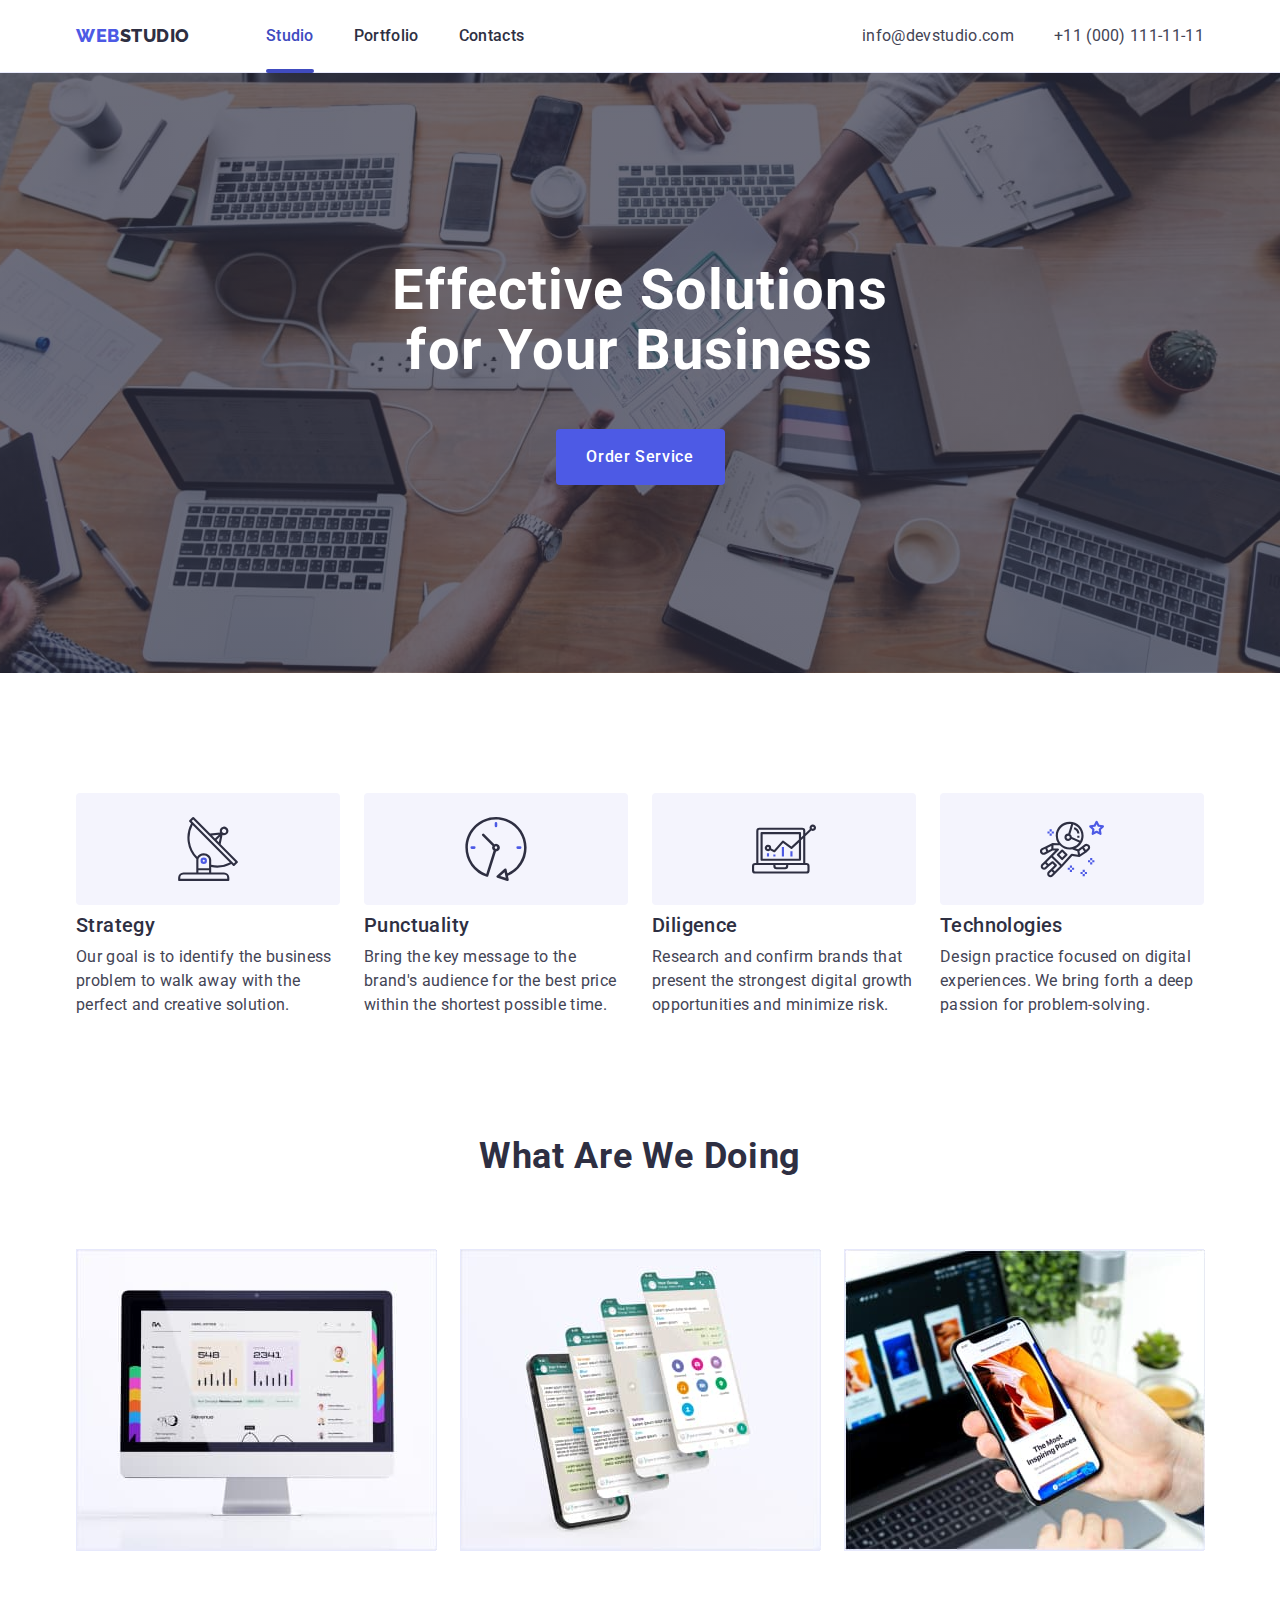
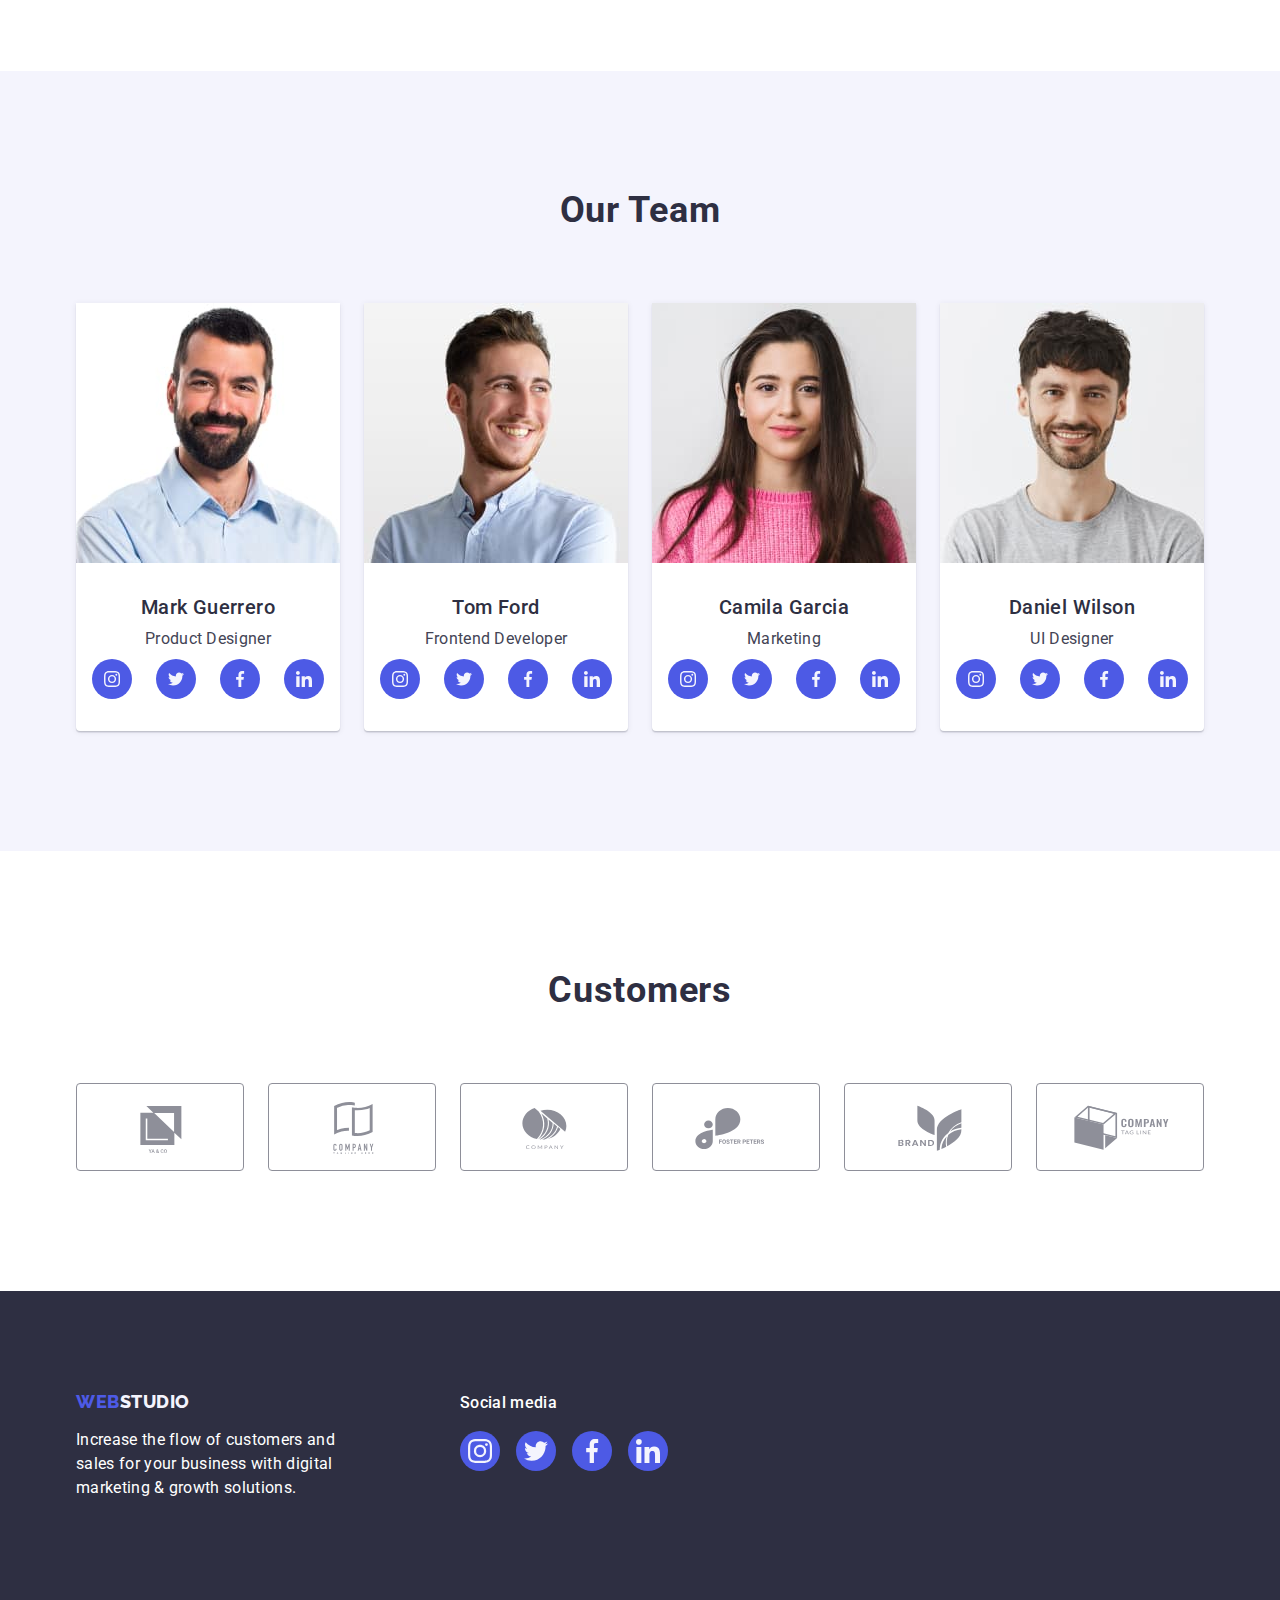
<file: index.html>
<!DOCTYPE html>
<html lang="en">
  <head>
    <meta charset="UTF-8" />
    <meta http-equiv="X-UA-Compatible" content="IE=edge" />
    <meta name="viewport" content="width=device-width, initial-scale=1.0" />
    <title>WebStudio</title>
    <link
      rel="stylesheet"
      href="https://cdnjs.cloudflare.com/ajax/libs/modern-normalize/2.0.0/modern-normalize.min.css"
    />
    <link rel="stylesheet" href="./css/styles.css" />
    <link rel="preconnect" href="https://fonts.googleapis.com" />
    <link rel="preconnect" href="https://fonts.gstatic.com" crossorigin />
    <link
      href="https://fonts.googleapis.com/css2?family=Raleway:wght@800&family=Roboto:wght@400;500;700&display=swap"
      rel="stylesheet"
    />
  </head>
  <body>
    <header class="header">
      <div class="container">
        <nav class="nav">
          <a href="./index.html" class="logo link header-logo"
            >Web<span class="logo-black">Studio</span></a
          >
          <ul class="header-menu list">
            <li class="header-menu__item">
              <a href="./index.html" class="header-menu__link current link"
                >Studio</a
              >
            </li>
            <li class="header-menu__item">
              <a href="./portfolio.html" class="header-menu__link link"
                >Portfolio</a
              >
            </li>
            <li class="header-menu__item">
              <a href="" class="header-menu__link link">Contacts</a>
            </li>
          </ul>
        </nav>
        <address class="header-address">
          <ul class="header-contact list">
            <li class="header-contact__item">
              <a
                href="mailto:info@devstudio.com"
                class="header-contact__link link"
                >info@devstudio.com</a
              >
            </li>
            <li class="header-contact__item">
              <a href="tel:+110001111111" class="header-contact__link link"
                >+11 (000) 111-11-11</a
              >
            </li>
          </ul>
        </address>
      </div>
    </header>
    <main>
      <section class="section hero">
        <div class="container">
          <h1 class="hero-title">Effective Solutions for Your Business</h1>
          <button
            type="button"
            class="button hero-button open-modal"
            data-modal-open
          >
            Order Service
          </button>
        </div>
      </section>
      <section class="section benefits">
        <div class="container">
          <h2 hidden class="benefits-title visually-hidden">benefits</h2>
          <ul class="benefits-list list">
            <li class="benefits-list-item">
              <div class="benefits-item-image">
                <svg class="benefits-icon" width="64" height="64">
                  <use href="./images/icons.svg#icon-antenna"></use>
                </svg>
              </div>
              <h3 class="benefits-list-item-title list-title">Strategy</h3>
              <p class="benefits-list-item-text list-text">
                Our goal is to identify the business problem to walk away with
                the perfect and creative solution.
              </p>
            </li>
            <li class="benefits-list-item">
              <div class="benefits-item-image">
                <svg class="benefits-icon" width="64" height="64">
                  <use href="./images/icons.svg#icon-clock"></use>
                </svg>
              </div>
              <h3 class="benefits-list-item-title list-title">Punctuality</h3>
              <p class="benefits-list-item-text list-text">
                Bring the key message to the brand's audience for the best price
                within the shortest possible time.
              </p>
            </li>
            <li class="benefits-list-item">
              <div class="benefits-item-image">
                <svg class="benefits-icon" width="64" height="64">
                  <use href="./images/icons.svg#icon-diagram"></use>
                </svg>
              </div>
              <h3 class="benefits-list-item-title list-title">Diligence</h3>
              <p class="benefits-list-item-text list-text">
                Research and confirm brands that present the strongest digital
                growth opportunities and minimize risk.
              </p>
            </li>
            <li class="benefits-list-item">
              <div class="benefits-item-image">
                <svg class="benefits-icon" width="64" height="64">
                  <use href="./images/icons.svg#icon-astronaut"></use>
                </svg>
              </div>
              <h3 class="benefits-list-item-title list-title">Technologies</h3>
              <p class="benefits-list-item-text list-text">
                Design practice focused on digital experiences. We bring forth a
                deep passion for problem-solving.
              </p>
            </li>
          </ul>
        </div>
      </section>
      <section class="section services">
        <div class="container">
          <h2 class="services-title section-title">What are we doing</h2>
          <ul class="services-list list">
            <li class="services-list__item">
              <img
                src="./images/img-1.jpg"
                alt="in this image you can see monitor with opened web-site"
                width="360"
              />
            </li>
            <li class="services-list__item">
              <img
                src="./images/img-2.jpg"
                alt="in this image you can see mobile app"
                width="360"
              />
            </li>
            <li class="services-list__item">
              <img
                src="./images/img-3.jpg"
                alt="in this image you can see responsive web-site"
                width="360"
              />
            </li>
          </ul>
        </div>
      </section>
      <section class="section team">
        <div class="container">
          <h2 class="team-title section-title">Our Team</h2>
          <ul class="team-list list">
            <li class="team-list__item">
              <img
                src="./images/img-markguerrero.jpg"
                alt="in this image you can see our Product Designer Mark Guerrero"
                width="264"
              />
              <div class="team-list__item-inner">
                <h3 class="list-title team-list__item-title">Mark Guerrero</h3>
                <p class="team-list__item-work list-text">Product Designer</p>
                <ul class="team-list__icons list">
                  <li class="team-list__icons-item">
                    <a
                      href="#"
                      class="team-list__icon-wrapper"
                      rel="noopener noreferrer"
                    >
                      <svg class="team-list__icon" width="16" height="16">
                        <use href="./images/icons.svg#icon-instagram"></use>
                      </svg>
                    </a>
                  </li>
                  <li class="team-list__icons-item">
                    <a
                      href="#"
                      class="team-list__icon-wrapper"
                      rel="noopener noreferrer"
                    >
                      <svg class="team-list__icon" width="16" height="16">
                        <use href="./images/icons.svg#icon-twitter"></use>
                      </svg>
                    </a>
                  </li>
                  <li class="team-list__icons-item">
                    <a
                      href="#"
                      class="team-list__icon-wrapper"
                      rel="noopener noreferrer"
                    >
                      <svg class="team-list__icon" width="16" height="16">
                        <use href="./images/icons.svg#icon-facebook"></use>
                      </svg>
                    </a>
                  </li>
                  <li class="team-list__icons-item">
                    <a
                      href="#"
                      class="team-list__icon-wrapper"
                      rel="noopener noreferrer"
                    >
                      <svg class="team-list__icon" width="16" height="16">
                        <use href="./images/icons.svg#icon-linkedin"></use>
                      </svg>
                    </a>
                  </li>
                </ul>
              </div>
            </li>
            <li class="team-list__item">
              <img
                src="./images/img-tomford.jpg"
                alt="in this image you can see our Frontend Developer Tom Ford"
                width="264"
              />
              <div class="team-list__item-inner">
                <h3 class="list-title team-list__item-title">Tom Ford</h3>
                <p class="team-list__item-work list-text">Frontend Developer</p>
                <ul class="team-list__icons list">
                  <li class="team-list__icons-item">
                    <a
                      href="#"
                      class="team-list__icon-wrapper"
                      rel="noopener noreferrer"
                    >
                      <svg class="team-list__icon" width="16" height="16">
                        <use href="./images/icons.svg#icon-instagram"></use>
                      </svg>
                    </a>
                  </li>
                  <li class="team-list__icons-item">
                    <a
                      href="#"
                      class="team-list__icon-wrapper"
                      rel="noopener noreferrer"
                    >
                      <svg class="team-list__icon" width="16" height="16">
                        <use href="./images/icons.svg#icon-twitter"></use>
                      </svg>
                    </a>
                  </li>
                  <li class="team-list__icons-item">
                    <a
                      href="#"
                      class="team-list__icon-wrapper"
                      rel="noopener noreferrer"
                    >
                      <svg class="team-list__icon" width="16" height="16">
                        <use href="./images/icons.svg#icon-facebook"></use>
                      </svg>
                    </a>
                  </li>
                  <li class="team-list__icons-item">
                    <a
                      href="#"
                      class="team-list__icon-wrapper"
                      rel="noopener noreferrer"
                    >
                      <svg class="team-list__icon" width="16" height="16">
                        <use href="./images/icons.svg#icon-linkedin"></use>
                      </svg>
                    </a>
                  </li>
                </ul>
              </div>
            </li>
            <li class="team-list__item">
              <img
                src="./images/img-camilagarcia.jpg"
                alt="in this image you can see our Camila Garcia, she is work at Marketing staff"
                width="264"
              />
              <div class="team-list__item-inner">
                <h3 class="list-title team-list__item-title">Camila Garcia</h3>
                <p class="team-list__item-work list-text">Marketing</p>
                <ul class="team-list__icons list">
                  <li class="team-list__icons-item">
                    <a
                      href="#"
                      class="team-list__icon-wrapper"
                      rel="noopener noreferrer"
                    >
                      <svg class="team-list__icon" width="16" height="16">
                        <use href="./images/icons.svg#icon-instagram"></use>
                      </svg>
                    </a>
                  </li>
                  <li class="team-list__icons-item">
                    <a
                      href="#"
                      class="team-list__icon-wrapper"
                      rel="noopener noreferrer"
                    >
                      <svg class="team-list__icon" width="16" height="16">
                        <use href="./images/icons.svg#icon-twitter"></use>
                      </svg>
                    </a>
                  </li>
                  <li class="team-list__icons-item">
                    <a
                      href="#"
                      class="team-list__icon-wrapper"
                      rel="noopener noreferrer"
                    >
                      <svg class="team-list__icon" width="16" height="16">
                        <use href="./images/icons.svg#icon-facebook"></use>
                      </svg>
                    </a>
                  </li>
                  <li class="team-list__icons-item">
                    <a
                      href="#"
                      class="team-list__icon-wrapper"
                      rel="noopener noreferrer"
                    >
                      <svg class="team-list__icon" width="16" height="16">
                        <use href="./images/icons.svg#icon-linkedin"></use>
                      </svg>
                    </a>
                  </li>
                </ul>
              </div>
            </li>
            <li class="team-list__item">
              <img
                src="./images/img-danielwilson.jpg"
                alt="in this image you can see our UI Designer Daniel Wilson"
                width="264"
              />
              <div class="team-list__item-inner">
                <h3 class="list-title team-list__item-title">Daniel Wilson</h3>
                <p class="team-list__item-work list-text">UI Designer</p>
                <ul class="team-list__icons list">
                  <li class="team-list__icons-item">
                    <a
                      href="#"
                      class="team-list__icon-wrapper"
                      rel="noopener noreferrer"
                    >
                      <svg class="team-list__icon" width="16" height="16">
                        <use href="./images/icons.svg#icon-instagram"></use>
                      </svg>
                    </a>
                  </li>
                  <li class="team-list__icons-item">
                    <a
                      href="#"
                      class="team-list__icon-wrapper"
                      rel="noopener noreferrer"
                    >
                      <svg class="team-list__icon" width="16" height="16">
                        <use href="./images/icons.svg#icon-twitter"></use>
                      </svg>
                    </a>
                  </li>
                  <li class="team-list__icons-item">
                    <a
                      href="#"
                      class="team-list__icon-wrapper"
                      rel="noopener noreferrer"
                    >
                      <svg class="team-list__icon" width="16" height="16">
                        <use href="./images/icons.svg#icon-facebook"></use>
                      </svg>
                    </a>
                  </li>
                  <li class="team-list__icons-item">
                    <a
                      href="#"
                      class="team-list__icon-wrapper"
                      rel="noopener noreferrer"
                    >
                      <svg class="team-list__icon" width="16" height="16">
                        <use href="./images/icons.svg#icon-linkedin"></use>
                      </svg>
                    </a>
                  </li>
                </ul>
              </div>
            </li>
          </ul>
        </div>
      </section>
      <section class="section customers">
        <div class="container">
          <h2 class="customers-title section-title">Customers</h2>
          <ul class="customers-list list">
            <li class="customers-list__item-wrapper">
              <a
                href="#"
                class="customers-list__item"
                rel="noopener noreferrer"
              >
                <svg class="customers-list__icon" width="104" height="56">
                  <use href="./images/icons.svg#icon-Logo"></use>
                </svg>
              </a>
            </li>
            <li class="customers-list__item-wrapper">
              <a
                href="#"
                class="customers-list__item"
                rel="noopener noreferrer"
              >
                <svg class="customers-list__icon" width="104" height="56">
                  <use href="./images/icons.svg#icon-Logo-2"></use>
                </svg>
              </a>
            </li>
            <li class="customers-list__item-wrapper">
              <a
                href="#"
                class="customers-list__item"
                rel="noopener noreferrer"
              >
                <svg class="customers-list__icon" width="104" height="56">
                  <use href="./images/icons.svg#icon-Logo-3"></use>
                </svg>
              </a>
            </li>
            <li class="customers-list__item-wrapper">
              <a
                href="#"
                class="customers-list__item"
                rel="noopener noreferrer"
              >
                <svg class="customers-list__icon" width="104" height="56">
                  <use href="./images/icons.svg#icon-Logo-4"></use>
                </svg>
              </a>
            </li>
            <li class="customers-list__item-wrapper">
              <a
                href="#"
                class="customers-list__item"
                rel="noopener noreferrer"
              >
                <svg class="customers-list__icon" width="104" height="56">
                  <use href="./images/icons.svg#icon-Logo-5"></use>
                </svg>
              </a>
            </li>
            <li class="customers-list__item-wrapper">
              <a
                href="#"
                class="customers-list__item"
                rel="noopener noreferrer"
              >
                <svg class="customers-list__icon" width="104" height="56">
                  <use href="./images/icons.svg#icon-Logo-6"></use>
                </svg>
              </a>
            </li>
          </ul>
        </div>
      </section>
    </main>
    <footer class="footer">
      <div class="container footer-container">
        <div class="footer-info">
          <a href="./index.html" class="logo link footer-logo"
            >Web<span class="logo-white">Studio</span></a
          >
          <p class="footer-info__text">
            Increase the flow of customers and sales for your business with
            digital marketing & growth solutions.
          </p>
        </div>
        <div class="footer-social">
          <p class="footer-info__text footer-social_title">Social media</p>
          <ul class="team-list__icons footer-social__list list">
            <li class="footer-social__list-item">
              <a
                href="#"
                class="team-list__icon-wrapper"
                rel="noopener noreferrer"
              >
                <svg class="team-list__icon" width="24" height="24">
                  <use href="./images/icons.svg#icon-instagram"></use>
                </svg>
              </a>
            </li>
            <li class="footer-social__list-item">
              <a
                href="#"
                class="team-list__icon-wrapper"
                rel="noopener noreferrer"
              >
                <svg class="team-list__icon" width="24" height="24">
                  <use href="./images/icons.svg#icon-twitter"></use>
                </svg>
              </a>
            </li>
            <li class="footer-social__list-item">
              <a
                href="#"
                class="team-list__icon-wrapper"
                rel="noopener noreferrer"
              >
                <svg class="team-list__icon" width="24" height="24">
                  <use href="./images/icons.svg#icon-facebook"></use>
                </svg>
              </a>
            </li>
            <li class="footer-social__list-item">
              <a
                href="#"
                class="team-list__icon-wrapper"
                rel="noopener noreferrer"
              >
                <svg class="team-list__icon" width="24" height="24">
                  <use href="./images/icons.svg#icon-linkedin"></use>
                </svg>
              </a>
            </li>
          </ul>
        </div>
      </div>
    </footer>
    <div class="backdrop is-hidden" data-modal>
      <div class="modal">
        <button type="button" class="close-button" data-modal-close>
          <svg class="close-icon" width="8" height="8">
            <use href="./images/icons.svg#icon-close-black"></use>
          </svg>
        </button>
      </div>
    </div>
    <script src="./js/modal.js"></script>
  </body>
</html>
</file>
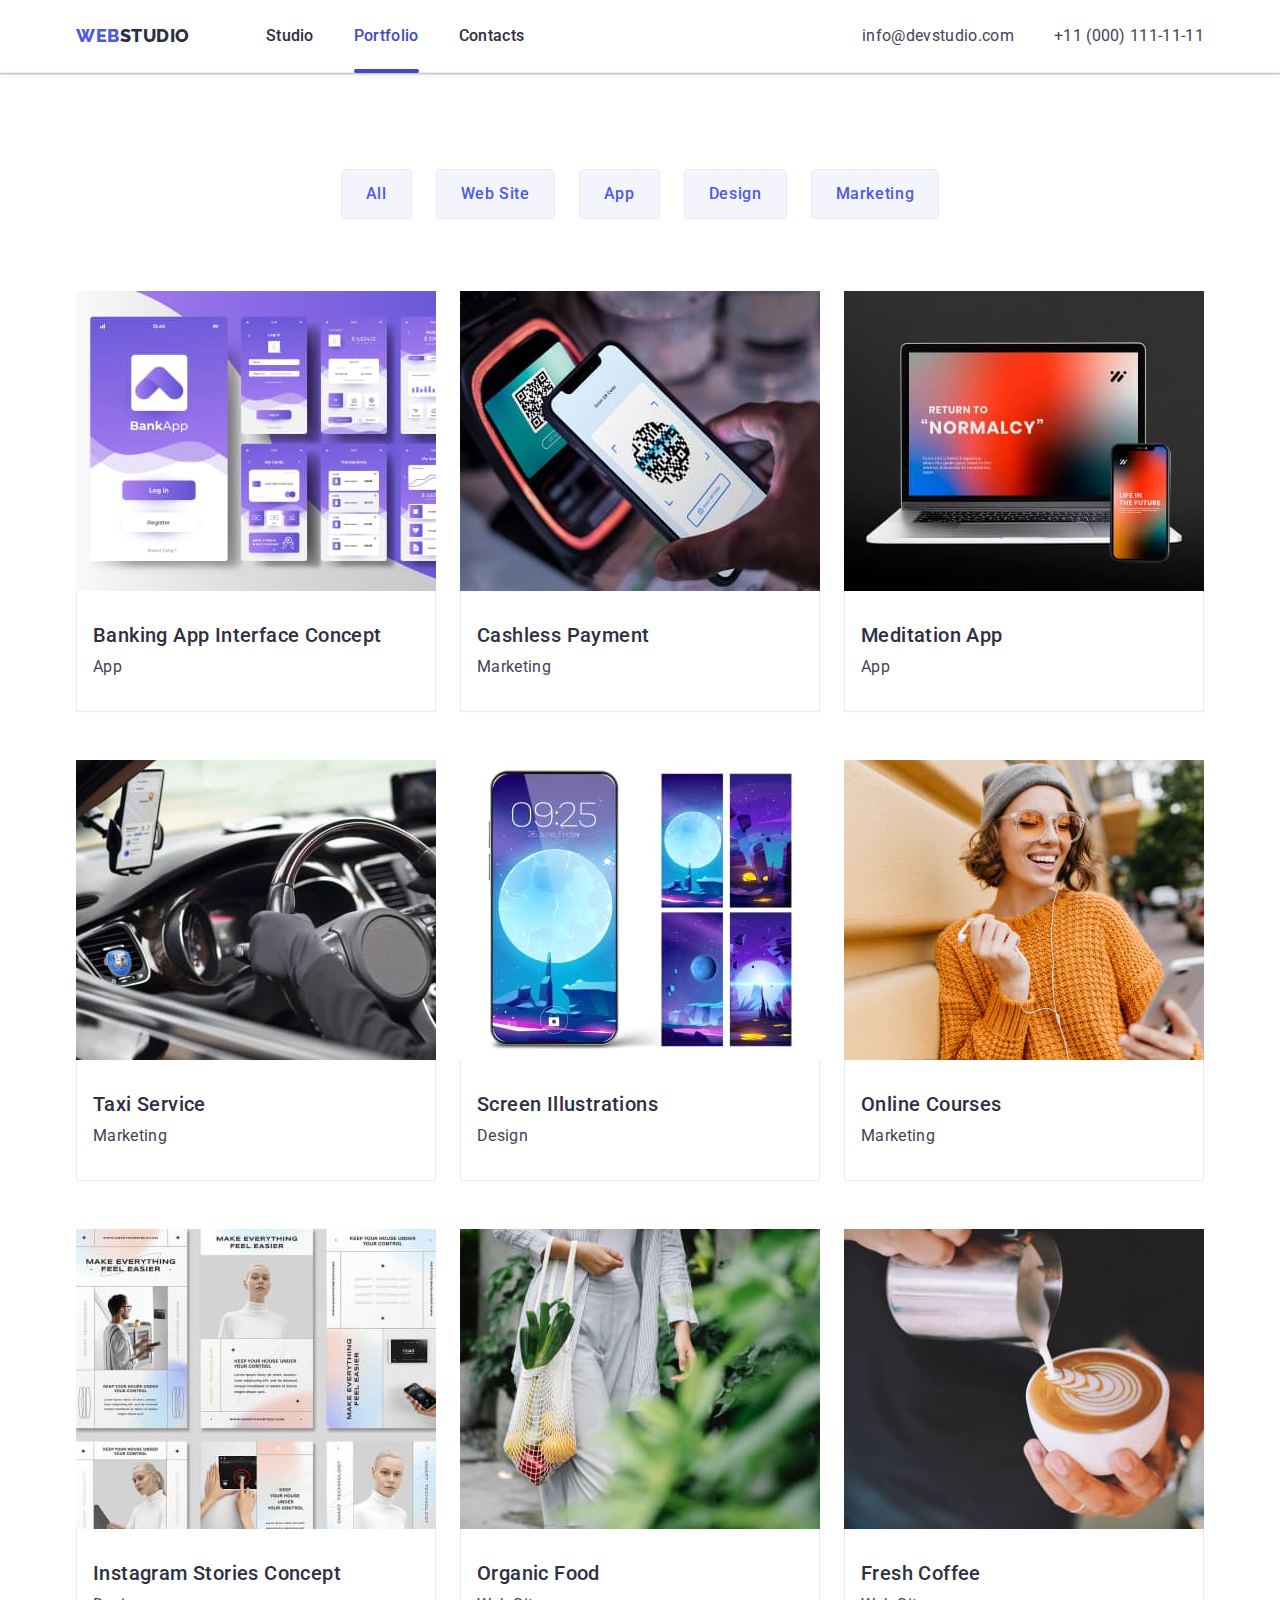
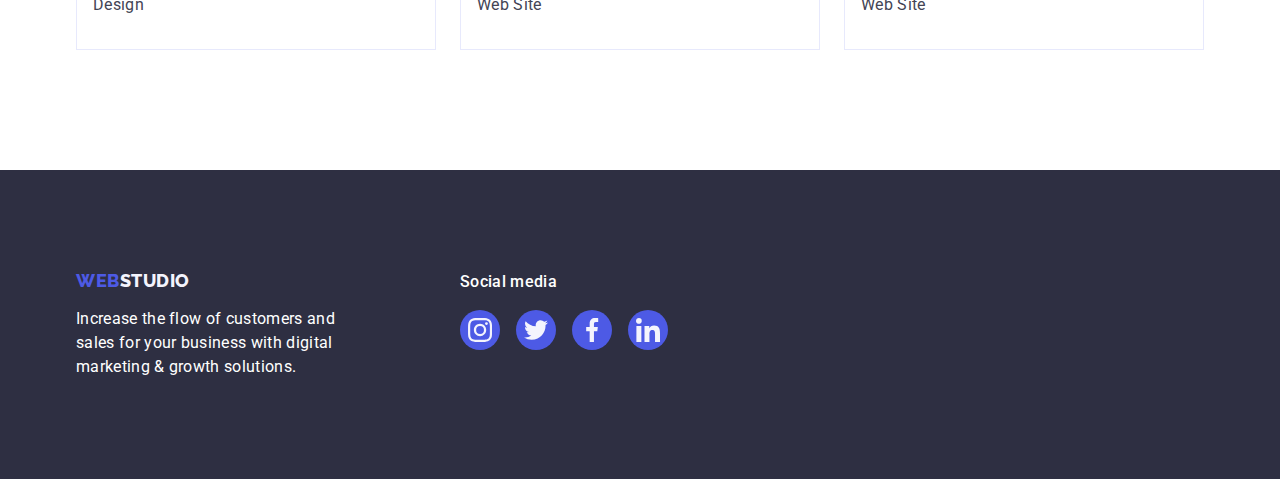
<file: portfolio.html>
<!DOCTYPE html>
<html lang="en">
  <head>
    <meta charset="UTF-8" />
    <meta http-equiv="X-UA-Compatible" content="IE=edge" />
    <meta name="viewport" content="width=device-width, initial-scale=1.0" />
    <title>WebStudio</title>
    <link
      rel="stylesheet"
      href="https://cdnjs.cloudflare.com/ajax/libs/modern-normalize/2.0.0/modern-normalize.min.css"
    />
    <link rel="stylesheet" href="./css/styles.css" />
    <link rel="preconnect" href="https://fonts.googleapis.com" />
    <link rel="preconnect" href="https://fonts.gstatic.com" crossorigin />
    <link
      href="https://fonts.googleapis.com/css2?family=Raleway:wght@800&family=Roboto:wght@400;500;700&display=swap"
      rel="stylesheet"
    />
  </head>
      <header class="header">
      <div class="container">
        <nav class="nav">
          <a href="./index.html" class="logo link header-logo"
            >Web<span class="logo-black">Studio</span></a
          >
          <ul class="header-menu list">
            <li class="header-menu__item">
              <a href="./index.html" class="header-menu__link link">Studio</a>
            </li>
            <li class="header-menu__item">
              <a href="./portfolio.html" class="header-menu__link current link"
                >Portfolio</a
              >
            </li>
            <li class="header-menu__item">
              <a href="" class="header-menu__link link">Contacts</a>
            </li>
          </ul>
        </nav>
        <address class="header-address">
          <ul class="header-contact list">
            <li class="header-contact__item">
              <a
                href="mailto:info@devstudio.com"
                class="header-contact__link link"
                >info@devstudio.com</a
              >
            </li>
            <li class="header-contact__item">
              <a href="tel:+110001111111" class="header-contact__link link"
                >+11 (000) 111-11-11</a
              >
            </li>
          </ul>
        </address>
      </div>
    </header>
    <main>
        <section class="section portfolio">
            <div class="container">
                <h1 class="hidden-title" hidden>Portfolio</h1>
                <ul class="portfolio-nav list">
                    <li>
                        <button type="button" class="button portfolio-nav__button">
                            All
                        </button>
                    </li>
                    <li>
                        <button type="button" class="button portfolio-nav__button">
                            Web Site
                        </button>
                    </li>
                    <li>
                        <button type="button" class="button portfolio-nav__button">
                            App
                        </button>
                    </li>
                    <li>
                        <button type="button" class="button portfolio-nav__button">
                            Design
                        </button>
                    </li>
                    <li>
                        <button type="button" class="button portfolio-nav__button">
                            Marketing
                        </button>
                    </li>
                </ul>
                <ul class="portfolio-list list">
                    <li class="portfolio-list__item-wrapper">
                        <a href="" class="portfolio-list-link link">
                            <div class="portfolio-img-wrapper">
                                <img src="./images/portfolio/row1img1.jpg" alt="web-site" width="360">
                                <p class="overlay">14 Stylish and User-Friendly App Design Concepts · Task Manager App · Calorie Tracker App · Exotic Fruit Ecommerce App · Cloud Storage App</p>
                            </div>
                            <div class="portfolio-list__item-inner">
                                <h2 class="portfolio-list__title list-title">Banking App Interface Concept</h2>
                                <p class="list-text">App</p>
                            </div>
                        </a>
                    </li>
                    <li class="portfolio-list__item-wrapper">
                        <a href="" class="portfolio-list-link link">
<div class="portfolio-img-wrapper">
                                <img src="./images/portfolio/row1img2.jpg" alt="scan qr-code" width="360">
                                                                <p class="overlay">14 Stylish and User-Friendly App Design Concepts · Task Manager App · Calorie Tracker App · Exotic Fruit Ecommerce App · Cloud Storage App</p>

    
</div>                            <div class="portfolio-list__item-inner">
                                <h2 class="portfolio-list__title list-title">Cashless Payment</h2>
                                <p class="list-text">Marketing</p>
                            </div>
                        </a>
                    </li>
                    <li class="portfolio-list__item-wrapper">
                        <a href="" class="portfolio-list-link link">
<div class="portfolio-img-wrapper">
                                <img src="./images/portfolio/row1img3.jpg" alt="responsive web-site" width="360">
                                                                <p class="overlay">14 Stylish and User-Friendly App Design Concepts · Task Manager App · Calorie Tracker App · Exotic Fruit Ecommerce App · Cloud Storage App</p>

    
</div>                            <div class="portfolio-list__item-inner">
                                <h2 class="portfolio-list__title list-title">Meditation App</h2>
                                <p class="list-text">App</p>
                            </div>
                        </a>
                    </li>
                    <li class="portfolio-list__item-wrapper">
                        <a href="" class="portfolio-list-link link">
<div class="portfolio-img-wrapper">
                                <img src="./images/portfolio/row2img1.jpg" alt="drive a car" width="360">
                                                                <p class="overlay">14 Stylish and User-Friendly App Design Concepts · Task Manager App · Calorie Tracker App · Exotic Fruit Ecommerce App · Cloud Storage App</p>

    
</div>                            <div class="portfolio-list__item-inner">
                                <h2 class="portfolio-list__title list-title">Taxi Service</h2>
                                <p class="list-text">Marketing</p>
                            </div>
                        </a>
                    </li>
                    <li class="portfolio-list__item-wrapper">
                        <a href="" class="portfolio-list-link link">
<div class="portfolio-img-wrapper">
                                <img src="./images/portfolio/row2img2.jpg" alt="background in mobile phone" width="360">
                                                                <p class="overlay">14 Stylish and User-Friendly App Design Concepts · Task Manager App · Calorie Tracker App · Exotic Fruit Ecommerce App · Cloud Storage App</p>

    
</div>                            <div class="portfolio-list__item-inner">
                                <h2 class="portfolio-list__title list-title">Screen Illustrations</h2>
                                <p class="list-text">Design</p>
                            </div>
                        </a>
                    </li>
                    <li class="portfolio-list__item-wrapper">
                        <a href="" class="portfolio-list-link link">
<div class="portfolio-img-wrapper">
                                <img src="./images/portfolio/row2img3.jpg" alt="speak with use mobile phone" width="360">
                                                                <p class="overlay">14 Stylish and User-Friendly App Design Concepts · Task Manager App · Calorie Tracker App · Exotic Fruit Ecommerce App · Cloud Storage App</p>

    
</div>                            <div class="portfolio-list__item-inner">
                                <h2 class="portfolio-list__title list-title">Online Courses</h2>
                                <p class="list-text">Marketing</p>
                            </div>
                        </a>
                    </li>
                    <li class="portfolio-list__item-wrapper">
                        <a href="" class="portfolio-list-link link">
<div class="portfolio-img-wrapper">
                                <img src="./images/portfolio/row3img1.jpg" alt="user stories in instagram" width="360">
                                                                <p class="overlay">14 Stylish and User-Friendly App Design Concepts · Task Manager App · Calorie Tracker App · Exotic Fruit Ecommerce App · Cloud Storage App</p>

    
</div>                            <div class="portfolio-list__item-inner">
                                <h2 class="portfolio-list__title list-title">Instagram Stories Concept</h2>
                                <p class="list-text">Design</p>
                            </div>
                        </a>
                    </li>
                    <li class="portfolio-list__item-wrapper">
                        <a href="" class="portfolio-list-link link">
<div class="portfolio-img-wrapper">
                                <img src="./images/portfolio/row3img2.jpg" alt="organic food" width="360">
                                                                <p class="overlay">14 Stylish and User-Friendly App Design Concepts · Task Manager App · Calorie Tracker App · Exotic Fruit Ecommerce App · Cloud Storage App</p>

    
</div>                            <div class="portfolio-list__item-inner">
                                <h2 class="portfolio-list__title list-title">Organic Food</h2>
                                <p class="list-text">Web Site</p>
                            </div>
                        </a>
                    </li>
                    <li class="portfolio-list__item-wrapper">
                        <a href="" class="portfolio-list-link link">
<div class="portfolio-img-wrapper">
                                <img src="./images/portfolio/row3img3.jpg" alt="coffee" width="360">
                                                                <p class="overlay">14 Stylish and User-Friendly App Design Concepts · Task Manager App · Calorie Tracker App · Exotic Fruit Ecommerce App · Cloud Storage App</p>

    
</div>                            <div class="portfolio-list__item-inner">
                                <h2 class="portfolio-list__title list-title">Fresh Coffee</h2>
                                <p class="list-text">Web Site</p>
                            </div>
                        </a>
                    </li>
                </ul>
            </div>
        </section>
    </main>
    <footer class="footer">
        <div class="container footer-container">
            <div class="footer-info">
                <a href="./index.html" class="logo link footer-logo">Web<span class="logo-white">Studio</span></a>
                <p class="footer-info__text">Increase the flow of customers and sales for your business with digital marketing & growth solutions.</p>
            </div>
            <div class="footer-social">
                <p class="footer-info__text footer-social_title">Social media</p>
                <ul class="team-list__icons footer-social__list list">
                    <li class="footer-social__list-item">
                        <a href="#" class="team-list__icon-wrapper" rel="noopener noreferrer">
                            <svg class="team-list__icon" width="24" height="24">
                                <use href="./images/icons.svg#icon-instagram"></use>
                            </svg>
                        </a>
                    </li>
                    <li class="footer-social__list-item">
                        <a href="#" class="team-list__icon-wrapper" rel="noopener noreferrer">
                            <svg class="team-list__icon" width="24" height="24">
                                <use href="./images/icons.svg#icon-twitter"></use>
                            </svg>
                        </a>
                    </li>
                    <li class="footer-social__list-item">
                        <a href="#" class="team-list__icon-wrapper" rel="noopener noreferrer">
                            <svg class="team-list__icon" width="24" height="24">
                                <use href="./images/icons.svg#icon-facebook"></use>
                            </svg>
                        </a>
                    </li>
                    <li class="footer-social__list-item">
                        <a href="#" class="team-list__icon-wrapper" rel="noopener noreferrer">
                            <svg class="team-list__icon" width="24" height="24">
                                <use href="./images/icons.svg#icon-linkedin"></use>
                            </svg>
                        </a>
                    </li>
                </ul>
            </div>
        </div>
    </footer>
</body>
</html>
</file>
<file: css/styles.css>
:root {
    --text-color-black: #2e2f42;
    --text-color-blue: #4d5ae5;
    --text-color-grey: #434455;
    --color-white: #F4F4FD;
    --color-light-blue: #e7e9fc;
    --color-grey: #8e8f99;
    --color-dark-blue: #404bbf;
}

body {
    font-family: "Roboto", sans-serif;
    color: #434455;
    background-color: #FFFFFF;
}

ul {
    padding-left: 0;
}

h1,
h2,
h3,
h4,
h5,
h6,
p,
ul {
    margin: 0;
}

.visually-hidden {
    position: absolute;
    width: 1px;
    height: 1px;
    margin: -1px;
    border: 0;
    padding: 0;
    white-space: nowrap;
    clip-path: inset(100%);
    clip: rect(0 0 0 0);
    overflow: hidden;
}

.link {
    text-decoration: none;
    display: inline-block;
}

.list {
    list-style: none;
    display: flex;
    margin: 0;
    padding: 0;
}

img {
    display: block;
}

.container {
    width: 1158px;
    margin: 0 auto;
    padding: 0 15px;
}

.header .container {
    display: flex;
}

.logo {
    font-family: "Raleway", sans-serif;
    font-weight: 800;
    font-size: 18px;
    line-height: 1.17;
    letter-spacing: 0.03em;
    text-transform: uppercase;
    color: #4d5ae5;
}

.logo-black {
    color: #2e2f42;
}

.logo-white {
    color: #f4f4fd;
}

.footer-logo {
    margin-bottom: 18px;
}

.header {
    border-bottom: 1px solid #e7e9fc;
    box-shadow: 0 2px 1px rgba(46, 47, 66, 0.08), 0 1px 1px rgba(46, 47, 66, 0.16), 0 1px 6px rgba(46, 47, 66, 0.08);
}

.header-menu {
    display: flex;
    gap: 40px;
}


.header-menu__link {
    font-weight: 500;
    font-size: 16px;
    line-height: 1.5;
    letter-spacing: 0.02em;
    color: #2e2f42;
    padding: 24px 0;
    position: relative;
    display: block;
    transition: color 250ms cubic-bezier(0.4, 0, 0.2, 1);
}

.header-menu__link::after {
    content: "";
    position: absolute;
    left: 0px;
    bottom: -1px;
    height: 4px;
    width: 100%;
    background-color: #404bbf;
    border-radius: 2px;
    opacity: 0;
}


.header-menu__link.current::after {
    opacity: 1;
}

.header-menu__link:hover,
.header-menu__link:focus,
.header-menu__link.current {
    color: var(--color-dark-blue);
}

.header-address {
    font-style: normal;
    display: flex;
    align-items: center;
    margin-left: auto;
}

.header-contact__link {
    line-height: 1.5;
    letter-spacing: 0.02em;
    color: #434455;
    transition: color 250ms cubic-bezier(0.4, 0, 0.2, 1);
}

.header-contact {
    gap: 40px;
}

.header-contact__link:hover,
.header-contact__link:focus {
    color: var(--color-dark-blue);
}

.header .nav {
    display: flex;
    align-items: center;
}

.header-logo {
    margin-right: 76px;
}

.footer {
    background-color: #2e2f42;
    padding: 100px 0;
}

.footer-container {
    display: flex;
    align-items: baseline;
}

.footer-info {
    margin-right: 120px;
}

.footer-logo {
    display: inline-block;
    margin-bottom: 16px;
}

.footer-info__text {
    max-width: 264px;
    color: #FFFFFF;
    letter-spacing: 0.02em;
    line-height: 1.5
}

.footer-social_title {
    font-weight: 500;
    margin-bottom: 16px;
}

.hero {
    background-image: linear-gradient(rgba(46, 47, 66, 0.7), rgba(46, 47, 66, 0.7)), url(../images/banner-bg.jpg);
    background-position: center;
    background-repeat: no-repeat;
    background-size: cover;
    padding: 188px 0;
    max-width: 1440px;
    margin: auto;
}

/* =========MODAL============== */

.open-modal {
    border-radius: 5px;
    color: white;
    border: none;
}

.open-modal:hover {}

.backdrop {
    position: fixed;
    top: 0;
    left: 0;
    width: 100%;
    height: 100%;
    background-color: rgba(46, 47, 66, 0.4);
    transition: opacity 250ms cubic-bezier(0.4, 0, 0.2, 1), visibility 250ms cubic-bezier(0.4, 0, 0.2, 1);
}

.modal {
    width: 408px;
    min-height: 584px;
    position: absolute;
    top: 50%;
    left: 50%;
    transform: translate(-50%, -50%);
    background: #fcfcfc;
    box-shadow: 0px 1px 1px rgba(0, 0, 0, 0.14), 0px 1px 3px rgba(0, 0, 0, 0.12), 0px 2px 1px rgba(0, 0, 0, 0.2);
    border-radius: 4px;
    transition: transform 250ms cubic-bezier(0.4, 0, 0.2, 1);
}

.close-button {
    position: absolute;
    right: 24px;
    top: 24px;
    background-color: #e7e9fc;
    color: white;
    width: 24px;
    height: 24px;
    border-radius: 50%;
    cursor: pointer;
    display: flex;
    align-items: center;
    justify-content: center;
    border: 1px solid rgba(0, 0, 0, 0.1);
    padding: 0;
    transition: background-color 250ms cubic-bezier(0.4, 0, 0.2, 1),
        border 250ms cubic-bezier(0.4, 0, 0.2, 1);
}

.close-button:hover,
.close-button:focus {
    background-color: #404bbf;
    border: none;
    fill: #ffffff
}

.close-icon {
    transition: fill 250ms cubic-bezier(0.4, 0, 0.2, 1);
}

.is-hidden {
    opacity: 0;
    visibility: hidden;
    pointer-events: none;
}

.no-scroll {
    overflow: hidden;
}

/* =========END-MODAL============== */

.hero-title {
    font-size: 56px;
    line-height: 1.07;
    text-align: center;
    letter-spacing: 0.02em;
    color: #ffffff;
    max-width: 496px;
    margin: 0 auto 48px auto;
}

.hero-button {
    font-family: "Roboto", sans-serif;
    font-weight: 500;
    font-size: 16px;
    line-height: 1.5;
    letter-spacing: 0.04em;
    color: #ffffff;
    cursor: pointer;
    display: block;
    min-width: 169px;
    height: 56px;
    border: none;
    background-color: var(--text-color-blue);
    border-radius: 4px;
    margin: 0 auto;
    transition: background-color 250ms cubic-bezier(0.4, 0, 0.2, 1);
}

.hero-button:hover,
.hero-button:focus {
    background-color: var(--color-dark-blue);
}

.benefits {
    padding: 120px 0;
}

.benefits-list {
    display: flex;
    gap: 24px;
}

.benefits-list-item {
    width: calc((100% - 72px) / 4);
}

.benefits-list-item-title {
    margin-bottom: 8px;
}

.benefits-item-image {
    width: 100%;
    height: 112px;
    display: flex;
    align-items: center;
    justify-content: center;
    background: var(--color-white);
    margin-bottom: 8px;
    border-radius: 4px;
}

.list-title {
    font-weight: 500;
    font-size: 20px;
    line-height: 1.2;
    letter-spacing: 0.02em;
    color: var(--text-color-black);
}

.list-text {
    line-height: 1.5;
    letter-spacing: 0.02em;
    color: var(--text-color-grey);
}

.section-title {
    font-size: 36px;
    line-height: 1.11;
    text-align: center;
    letter-spacing: 0.02em;
    text-transform: capitalize;
    color: var(--text-color-black);
}

.services {
    padding-bottom: 120px;
}

.services-title {
    margin-bottom: 72px;
}

.services-list {
    display: flex;
    gap: 24px;
}

.services-list__item {
    width: calc((100% - 48px) / 3);
    border: 1px solid #E7E9FC;
}

.team {
    background-color: #F4F4FD;
    padding: 120px 0;
}

.team-list {
    display: flex;
    gap: 24px;
}

.team-title {
    margin-bottom: 72px;
}

.team-list__item {
    background-color: #ffffff;
    width: calc((100% - 72px) / 4);
    border-radius: 0 0 4px 4px;
    box-shadow: 0 1px 6px rgba(46, 47, 66, 0.08), 0 1px 1px rgba(46, 47, 66, 0.16), 0 2px 1px rgba(46, 47, 66, 0.08);
}

.team-list__item-inner {
    padding: 32px 16px;
}

.team-list__item-title {
    text-align: center;
    margin-bottom: 8px;
}

.team-list__item-work {
    line-height: 1.5;
    text-align: center;
    margin-bottom: 8px;
}

.team-list__icons {
    display: flex;
    gap: 24px;
    justify-content: center;
}

.team-list__icon-wrapper {
    width: 40px;
    height: 40px;
    background: var(--text-color-blue);
    border-radius: 50%;
    display: flex;
    justify-content: center;
    align-items: center;
    transition: background-color 250ms cubic-bezier(0.4, 0, 0.2, 1);
}

.team-list__icon-wrapper:hover,
.team-list__icon-wrapper:focus {
    background-color: var(--color-dark-blue);
}

.team-list__icon {
    fill: var(--color-white);
}

.portfolio {
    padding: 96px 0 120px;
}

.portfolio-nav {
    justify-content: center;
    gap: 24px;
    margin-bottom: 72px;
}

.portfolio-nav__button {
    font-family: "Roboto", sans-serif;
    font-weight: 500;
    font-size: 16px;
    line-height: 1.5;
    letter-spacing: 0.04em;
    color: var(--text-color-blue);
    background-color: var(--color-white);
    cursor: pointer;
    padding: 12px 24px;
    border: 1px solid var(--color-light-blue);
    border-radius: 4px;
    transition: color 250ms cubic-bezier(0.4, 0, 0.2, 1),
        background-color 250ms cubic-bezier(0.4, 0, 0.2, 1),
        border-color 250ms cubic-bezier(0.4, 0, 0.2, 1),
        box-shadow 250ms cubic-bezier(0.4, 0, 0.2, 1);
}

.portfolio-nav__button:hover,
.portfolio-nav__button:focus {
    color: #ffffff;
    background-color: var(--color-dark-blue);
    border: 1px solid transparent;
    box-shadow: 0 3px 1px rgba(0, 0, 0, 0.1), 0 2px 1px rgba(0, 0, 0, 0.08), 0 2px 2px rgba(0, 0, 0, 0.12);
}

.portfolio-list {
    flex-wrap: wrap;
    column-gap: 24px;
    row-gap: 48px;
    margin: 0;
    padding: 0;
}

.portfolio-list__item-wrapper {
    width: calc((100% - 48px) / 3);
    transition: box-shadow 250ms cubic-bezier(0.4, 0, 0.2, 1);
}

.portfolio-img-wrapper {
    position: relative;
    overflow: hidden;
}

.overlay {
    position: absolute;
    top: 0px;
    line-height: 1.5;
    letter-spacing: 0.02em;
    color: #f4f4fd;
    padding: 40px 32px;
    background-color: #4d5ae5;
    width: 100%;
    height: 100%;
    transition: transform 250ms cubic-bezier(0.4, 0, 0.2, 1);
    transform: translateY(100%);
}

.portfolio-list-link {
    display: block;
    transition: box-shadow 250ms cubic-bezier(0.4, 0, 0.2, 1);
}

.portfolio-list__item-inner {
    padding: 32px 16px;
    border: 1px solid #e7e9fc;
    border-top: none;
}

.portfolio-list-link:hover .overlay,
.portfolio-list-link:focus .overlay {
    transform: translateY(0%);
}

.portfolio-list__title {
    margin-bottom: 8px;
}

.customers {
    padding: 120px 0;
}

.customers-title {
    margin-bottom: 72px;
}

.customers-list {
    display: flex;
    gap: 24px;
}

.customers-list__item-wrapper {
    width: calc((100% - 120px) / 6);
}

.customers-list__item {
    width: 100%;
    display: flex;
    align-items: center;
    justify-content: center;
    border: 1px solid var(--color-grey);
    border-radius: 4px;
    height: 88px;
    color: var(--color-grey);
    transition: border-color 250ms cubic-bezier(0.4, 0, 0.2, 1),
        color 250ms cubic-bezier(0.4, 0, 0.2, 1);
}

.customers-list__item:hover,
.customers-list__item:focus {
    border-color: var(--color-dark-blue);
    color: var(--color-dark-blue);
}

.customers-list__icon {
    fill: currentColor;
}

.footer-social__list {
    gap: 16px;
}

.footer-social__list-item .team-list__icon-wrapper:hover,
.footer-social__list-item .team-list__icon-wrapper:focus {
    background-color: #31d0aa;
}
</file>
